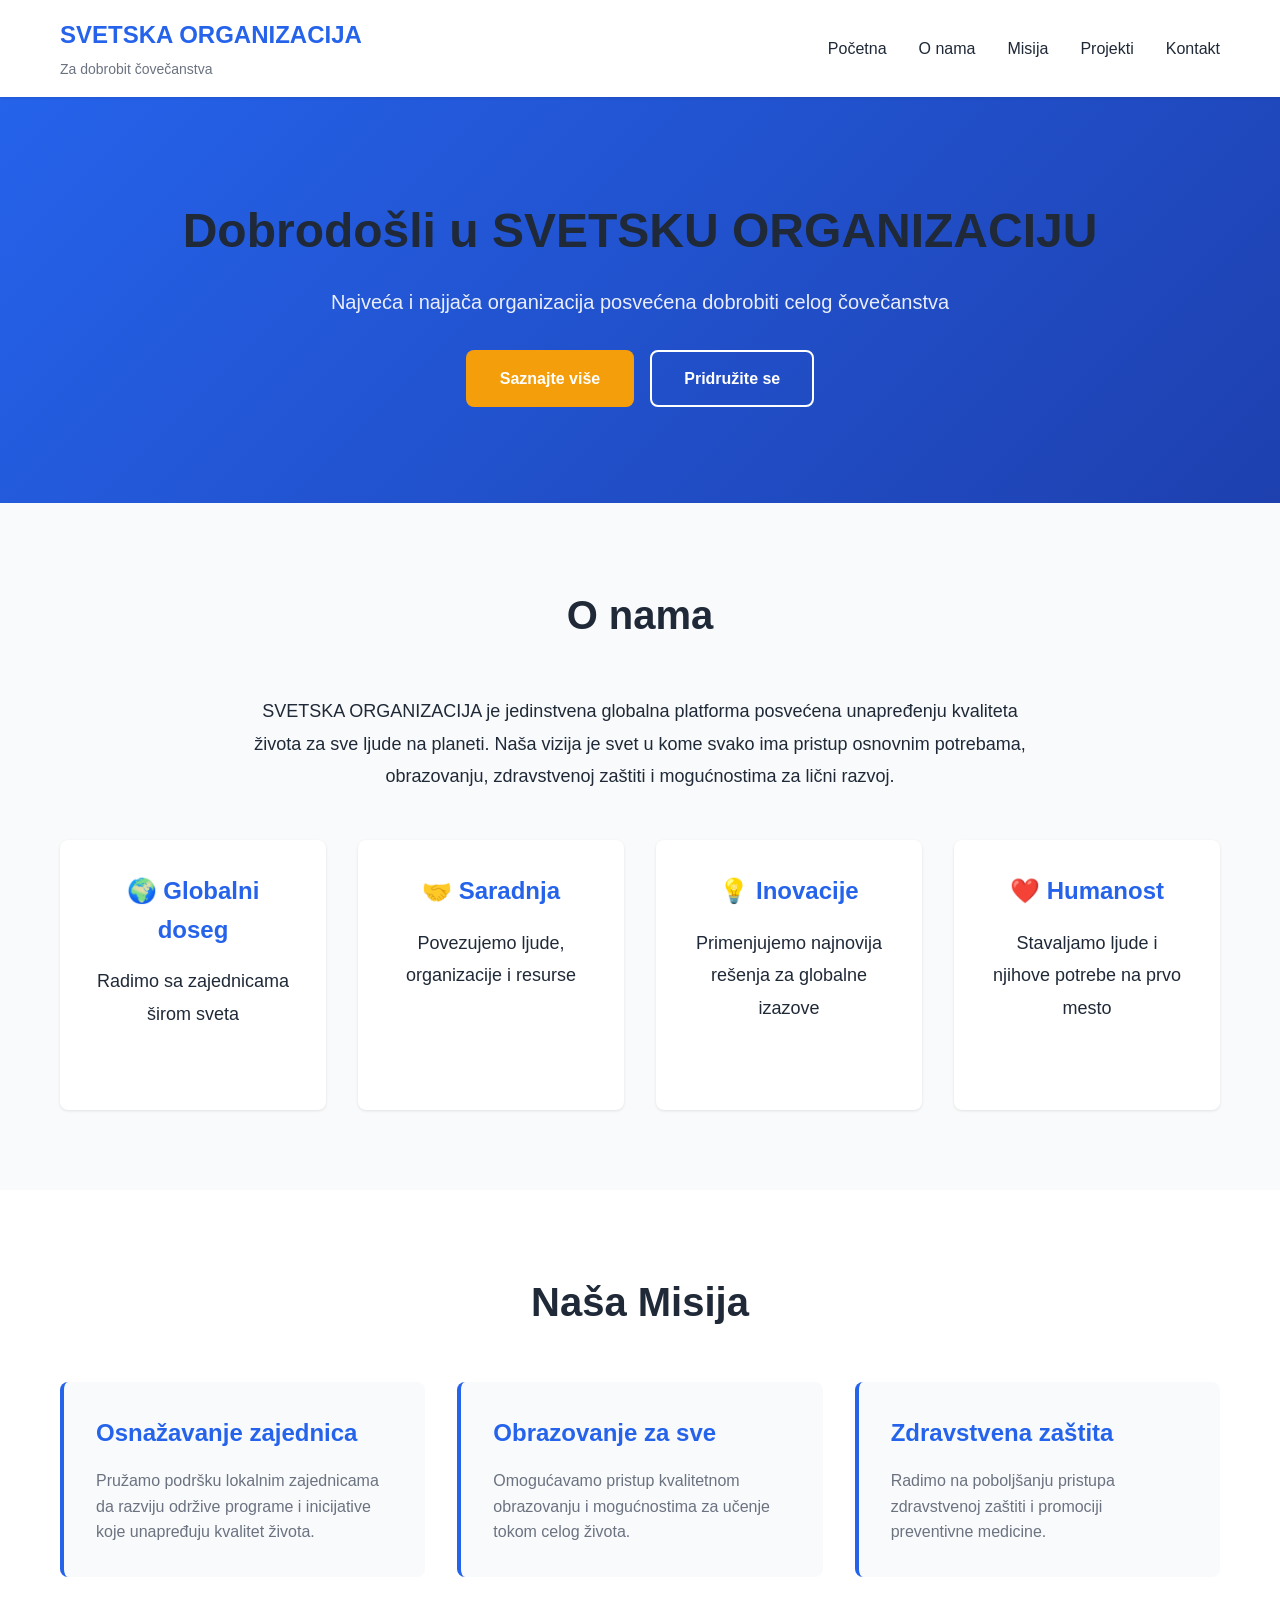
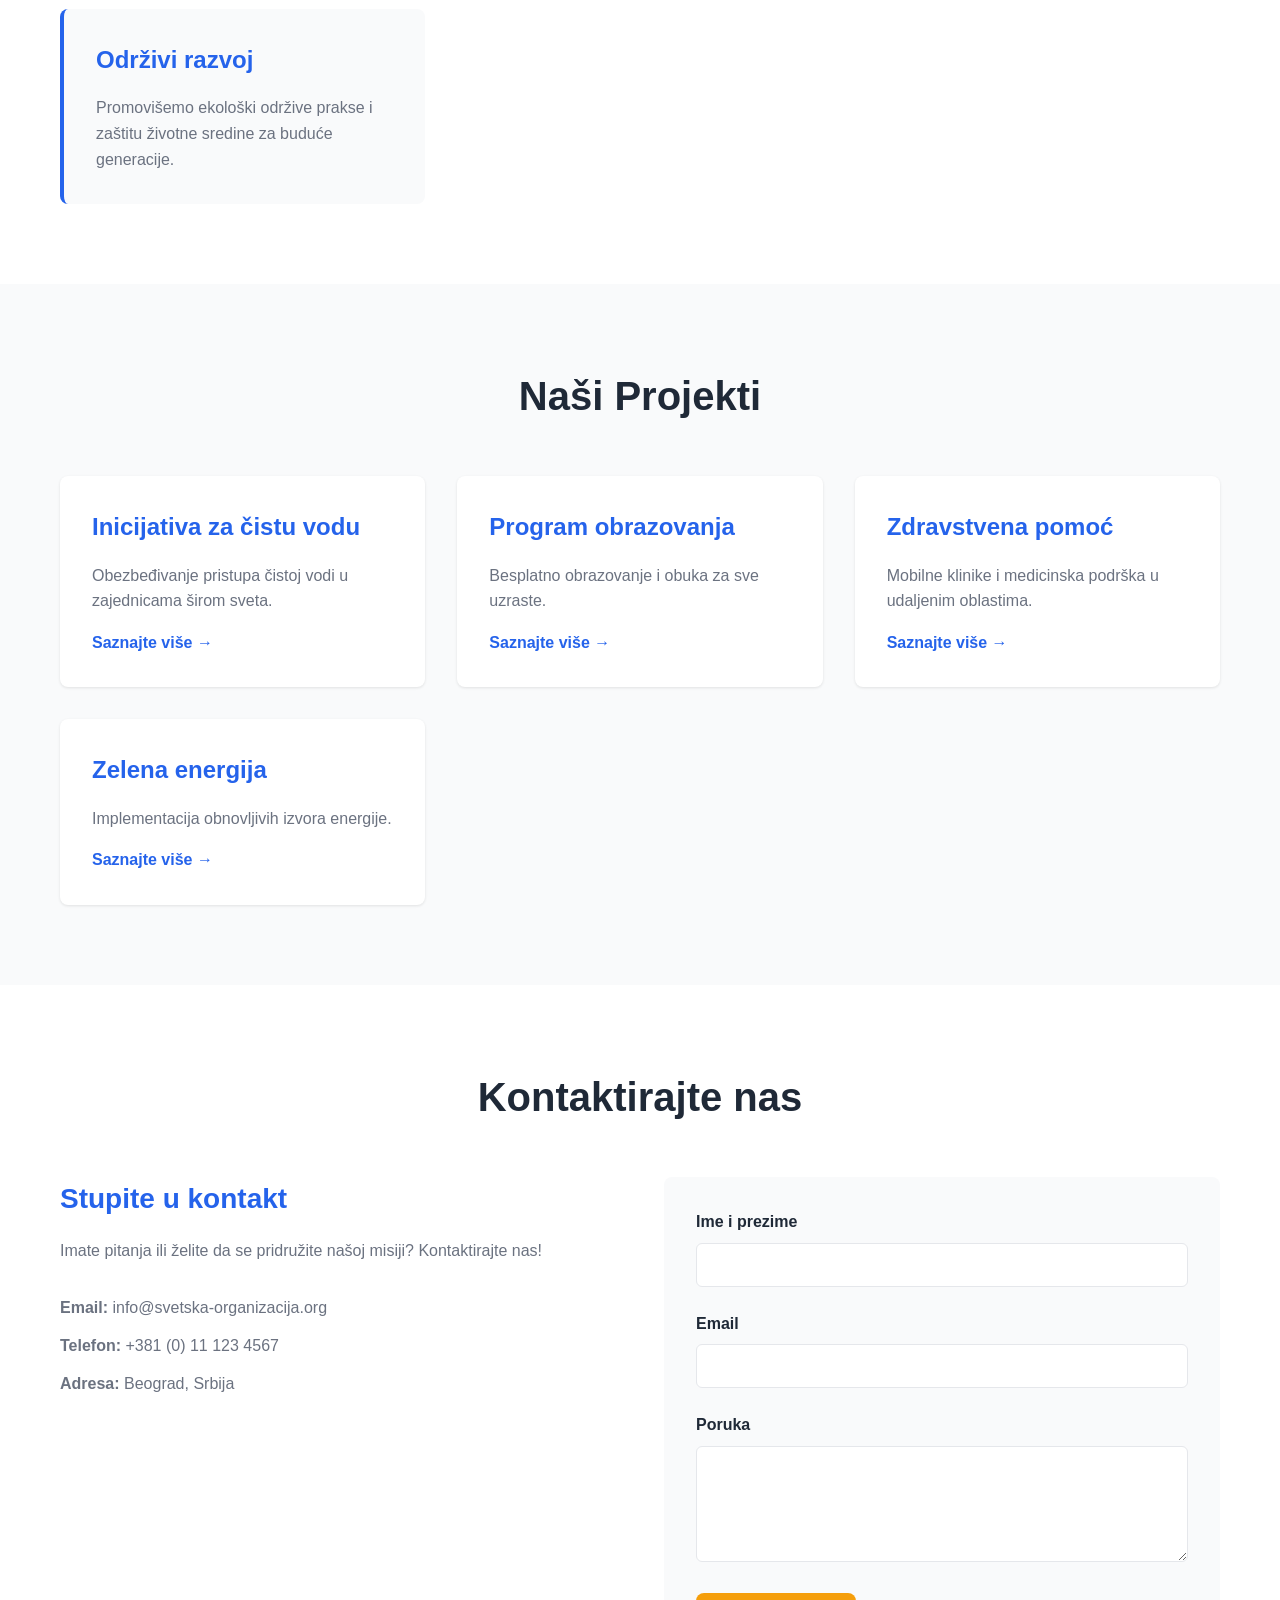
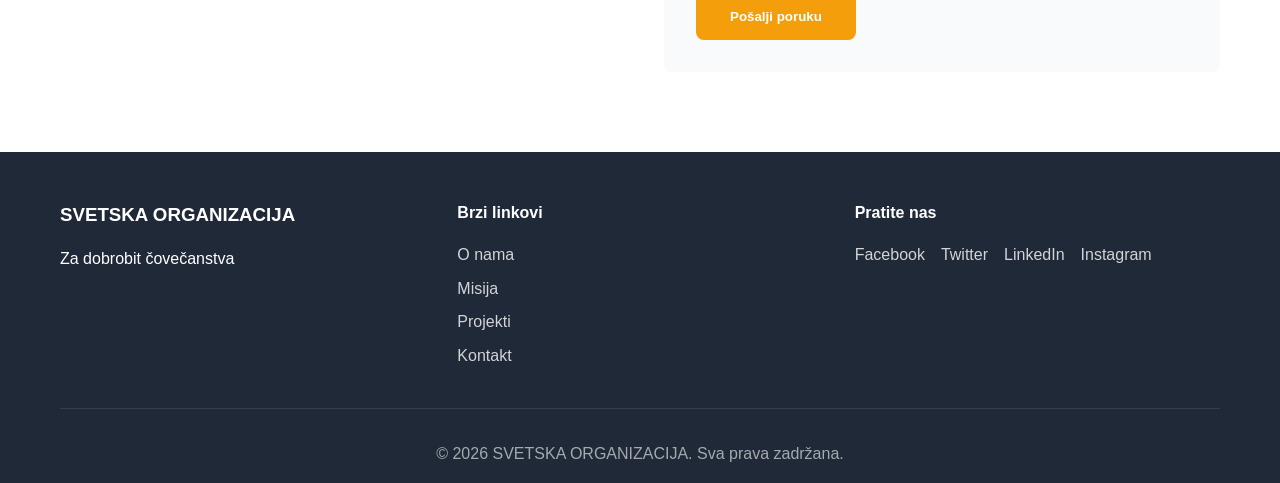
<file: index.html>
<!DOCTYPE html>
<html lang="sr">
<head>
    <meta charset="UTF-8">
    <meta name="viewport" content="width=device-width, initial-scale=1.0">
    <meta name="description" content="SVETSKA ORGANIZACIJA za dobrobit čovečanstva - Najveća i najjača organizacija ikada">
    <title>SVETSKA ORGANIZACIJA - Za dobrobit čovečanstva</title>
    <link rel="stylesheet" href="styles/main.css">
    <link rel="icon" type="image/png" href="assets/favicon.png">
</head>
<body>
    <header class="main-header">
        <nav class="navbar">
            <div class="container">
                <div class="logo">
                    <h1>SVETSKA ORGANIZACIJA</h1>
                    <p class="tagline">Za dobrobit čovečanstva</p>
                </div>
                <ul class="nav-menu">
                    <li><a href="#home">Početna</a></li>
                    <li><a href="#about">O nama</a></li>
                    <li><a href="#mission">Misija</a></li>
                    <li><a href="#projects">Projekti</a></li>
                    <li><a href="#contact">Kontakt</a></li>
                </ul>
                <button class="mobile-menu-toggle" aria-label="Toggle menu">
                    <span></span>
                    <span></span>
                    <span></span>
                </button>
            </div>
        </nav>
    </header>

    <main>
        <section id="home" class="hero">
            <div class="container">
                <div class="hero-content">
                    <h2>Dobrodošli u SVETSKU ORGANIZACIJU</h2>
                    <p class="hero-subtitle">Najveća i najjača organizacija posvećena dobrobiti celog čovečanstva</p>
                    <div class="hero-buttons">
                        <a href="#about" class="btn btn-primary">Saznajte više</a>
                        <a href="#contact" class="btn btn-secondary">Pridružite se</a>
                    </div>
                </div>
            </div>
        </section>

        <section id="about" class="about">
            <div class="container">
                <h2>O nama</h2>
                <div class="about-content">
                    <p>SVETSKA ORGANIZACIJA je jedinstvena globalna platforma posvećena unapređenju kvaliteta života za sve ljude na planeti. Naša vizija je svet u kome svako ima pristup osnovnim potrebama, obrazovanju, zdravstvenoj zaštiti i mogućnostima za lični razvoj.</p>
                    <div class="features">
                        <div class="feature">
                            <h3>🌍 Globalni doseg</h3>
                            <p>Radimo sa zajednicama širom sveta</p>
                        </div>
                        <div class="feature">
                            <h3>🤝 Saradnja</h3>
                            <p>Povezujemo ljude, organizacije i resurse</p>
                        </div>
                        <div class="feature">
                            <h3>💡 Inovacije</h3>
                            <p>Primenjujemo najnovija rešenja za globalne izazove</p>
                        </div>
                        <div class="feature">
                            <h3>❤️ Humanost</h3>
                            <p>Stavaljamo ljude i njihove potrebe na prvo mesto</p>
                        </div>
                    </div>
                </div>
            </div>
        </section>

        <section id="mission" class="mission">
            <div class="container">
                <h2>Naša Misija</h2>
                <div class="mission-content">
                    <div class="mission-item">
                        <h3>Osnažavanje zajednica</h3>
                        <p>Pružamo podršku lokalnim zajednicama da razviju održive programe i inicijative koje unapređuju kvalitet života.</p>
                    </div>
                    <div class="mission-item">
                        <h3>Obrazovanje za sve</h3>
                        <p>Omogućavamo pristup kvalitetnom obrazovanju i mogućnostima za učenje tokom celog života.</p>
                    </div>
                    <div class="mission-item">
                        <h3>Zdravstvena zaštita</h3>
                        <p>Radimo na poboljšanju pristupa zdravstvenoj zaštiti i promociji preventivne medicine.</p>
                    </div>
                    <div class="mission-item">
                        <h3>Održivi razvoj</h3>
                        <p>Promovišemo ekološki održive prakse i zaštitu životne sredine za buduće generacije.</p>
                    </div>
                </div>
            </div>
        </section>

        <section id="projects" class="projects">
            <div class="container">
                <h2>Naši Projekti</h2>
                <div class="projects-grid">
                    <div class="project-card">
                        <h3>Inicijativa za čistu vodu</h3>
                        <p>Obezbeđivanje pristupa čistoj vodi u zajednicama širom sveta.</p>
                        <a href="#" class="project-link">Saznajte više →</a>
                    </div>
                    <div class="project-card">
                        <h3>Program obrazovanja</h3>
                        <p>Besplatno obrazovanje i obuka za sve uzraste.</p>
                        <a href="#" class="project-link">Saznajte više →</a>
                    </div>
                    <div class="project-card">
                        <h3>Zdravstvena pomoć</h3>
                        <p>Mobilne klinike i medicinska podrška u udaljenim oblastima.</p>
                        <a href="#" class="project-link">Saznajte više →</a>
                    </div>
                    <div class="project-card">
                        <h3>Zelena energija</h3>
                        <p>Implementacija obnovljivih izvora energije.</p>
                        <a href="#" class="project-link">Saznajte više →</a>
                    </div>
                </div>
            </div>
        </section>

        <section id="contact" class="contact">
            <div class="container">
                <h2>Kontaktirajte nas</h2>
                <div class="contact-content">
                    <div class="contact-info">
                        <h3>Stupite u kontakt</h3>
                        <p>Imate pitanja ili želite da se pridružite našoj misiji? Kontaktirajte nas!</p>
                        <div class="contact-details">
                            <p><strong>Email:</strong> info@svetska-organizacija.org</p>
                            <p><strong>Telefon:</strong> +381 (0) 11 123 4567</p>
                            <p><strong>Adresa:</strong> Beograd, Srbija</p>
                        </div>
                    </div>
                    <form class="contact-form" id="contactForm">
                        <div class="form-group">
                            <label for="name">Ime i prezime</label>
                            <input type="text" id="name" name="name" required>
                        </div>
                        <div class="form-group">
                            <label for="email">Email</label>
                            <input type="email" id="email" name="email" required>
                        </div>
                        <div class="form-group">
                            <label for="message">Poruka</label>
                            <textarea id="message" name="message" rows="5" required></textarea>
                        </div>
                        <button type="submit" class="btn btn-primary">Pošalji poruku</button>
                    </form>
                </div>
            </div>
        </section>
    </main>

    <footer class="main-footer">
        <div class="container">
            <div class="footer-content">
                <div class="footer-section">
                    <h3>SVETSKA ORGANIZACIJA</h3>
                    <p>Za dobrobit čovečanstva</p>
                </div>
                <div class="footer-section">
                    <h4>Brzi linkovi</h4>
                    <ul>
                        <li><a href="#about">O nama</a></li>
                        <li><a href="#mission">Misija</a></li>
                        <li><a href="#projects">Projekti</a></li>
                        <li><a href="#contact">Kontakt</a></li>
                    </ul>
                </div>
                <div class="footer-section">
                    <h4>Pratite nas</h4>
                    <div class="social-links">
                        <a href="#" aria-label="Facebook">Facebook</a>
                        <a href="#" aria-label="Twitter">Twitter</a>
                        <a href="#" aria-label="LinkedIn">LinkedIn</a>
                        <a href="#" aria-label="Instagram">Instagram</a>
                    </div>
                </div>
            </div>
            <div class="footer-bottom">
                <p>&copy; 2026 SVETSKA ORGANIZACIJA. Sva prava zadržana.</p>
            </div>
        </div>
    </footer>

    <script src="scripts/main.js"></script>
</body>
</html>
</file>
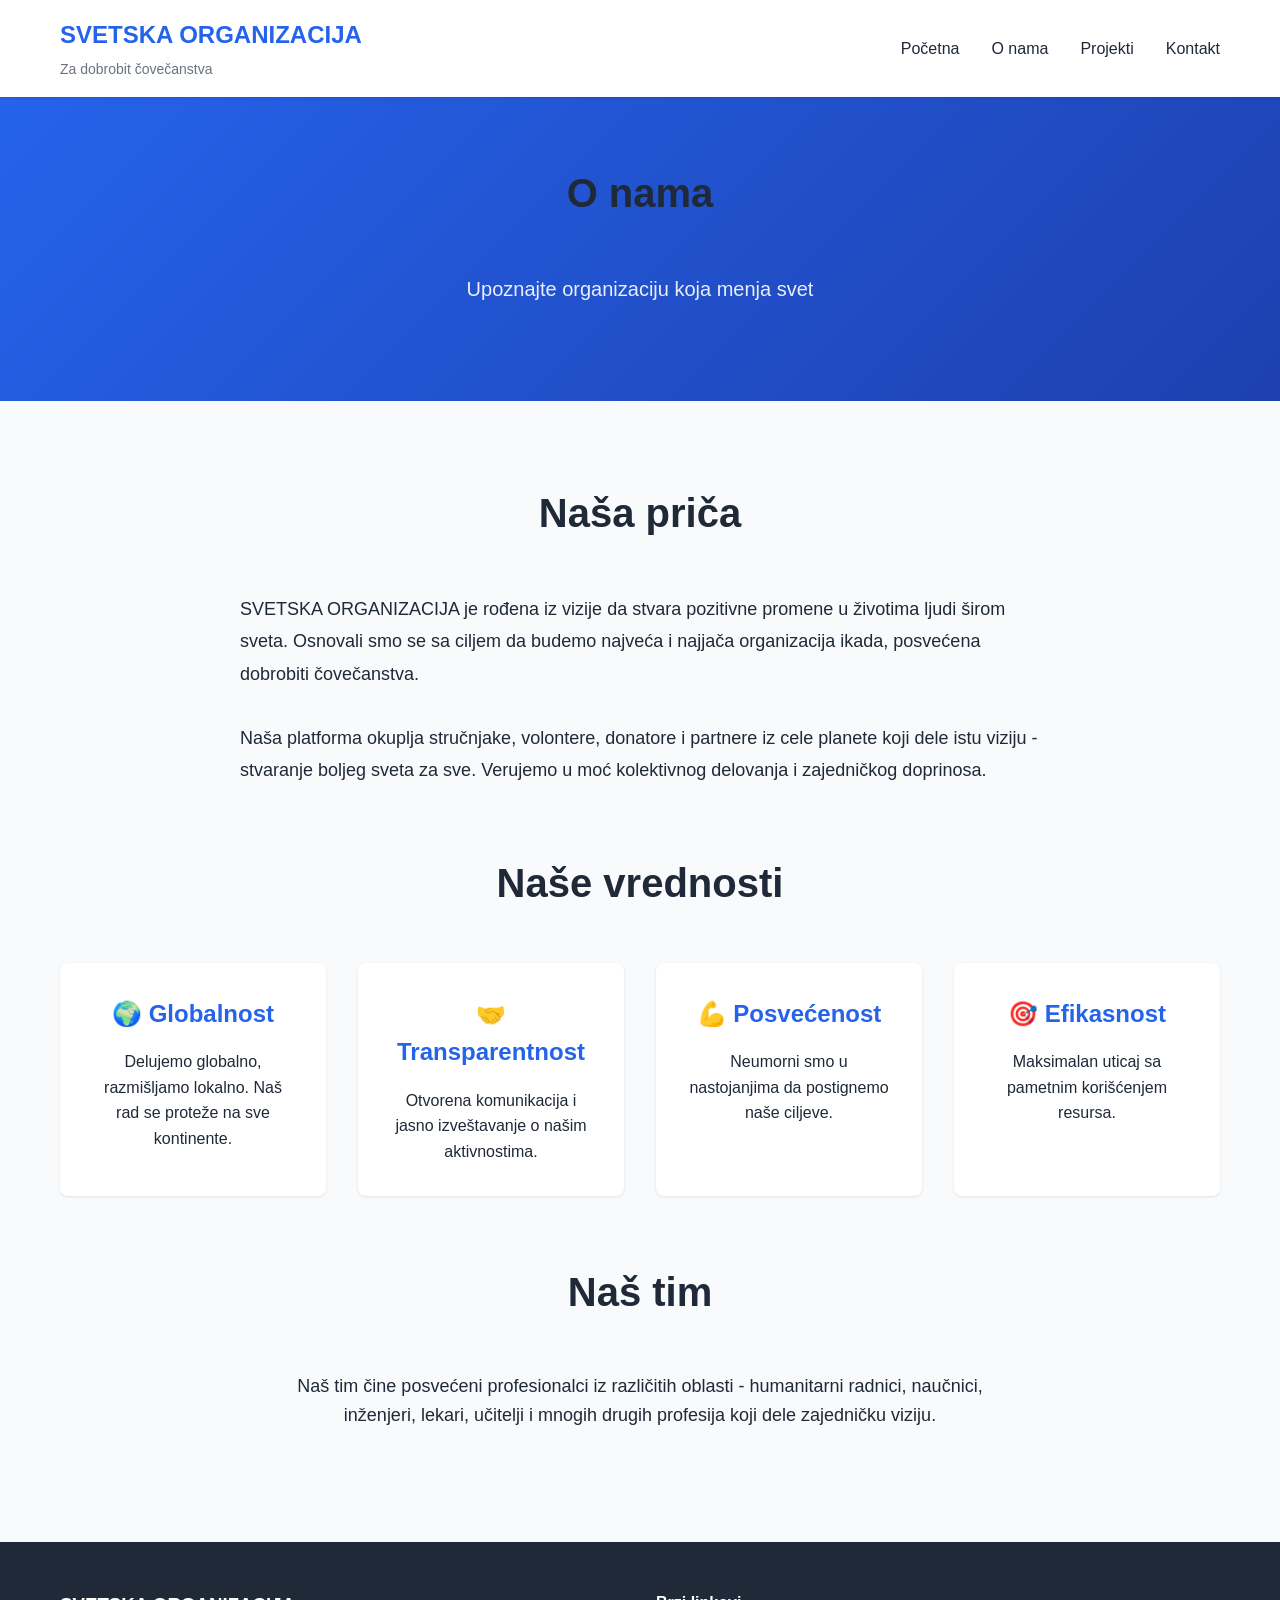
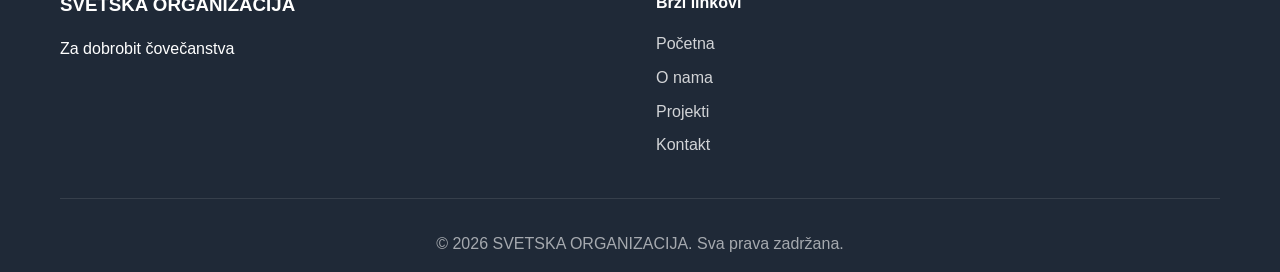
<file: about.html>
<!DOCTYPE html>
<html lang="sr">
<head>
    <meta charset="UTF-8">
    <meta name="viewport" content="width=device-width, initial-scale=1.0">
    <title>O nama - SVETSKA ORGANIZACIJA</title>
    <link rel="stylesheet" href="styles/main.css">
</head>
<body>
    <header class="main-header">
        <nav class="navbar">
            <div class="container">
                <div class="logo">
                    <h1><a href="index.html" style="text-decoration: none; color: inherit;">SVETSKA ORGANIZACIJA</a></h1>
                    <p class="tagline">Za dobrobit čovečanstva</p>
                </div>
                <ul class="nav-menu">
                    <li><a href="index.html">Početna</a></li>
                    <li><a href="about.html">O nama</a></li>
                    <li><a href="projects.html">Projekti</a></li>
                    <li><a href="contact.html">Kontakt</a></li>
                </ul>
            </div>
        </nav>
    </header>

    <main>
        <section class="hero" style="padding: 4rem 0;">
            <div class="container">
                <h2>O nama</h2>
                <p class="hero-subtitle">Upoznajte organizaciju koja menja svet</p>
            </div>
        </section>

        <section class="about">
            <div class="container">
                <h2>Naša priča</h2>
                <div style="max-width: 800px; margin: 0 auto;">
                    <p style="font-size: 1.125rem; line-height: 1.8; margin-bottom: 2rem;">
                        SVETSKA ORGANIZACIJA je rođena iz vizije da stvara pozitivne promene u životima ljudi širom sveta. 
                        Osnovali smo se sa ciljem da budemo najveća i najjača organizacija ikada, posvećena dobrobiti čovečanstva.
                    </p>
                    <p style="font-size: 1.125rem; line-height: 1.8; margin-bottom: 2rem;">
                        Naša platforma okuplja stručnjake, volontere, donatore i partnere iz cele planete koji dele istu viziju - 
                        stvaranje boljeg sveta za sve. Verujemo u moć kolektivnog delovanja i zajedničkog doprinosa.
                    </p>
                </div>

                <h2 style="margin-top: 4rem;">Naše vrednosti</h2>
                <div class="features">
                    <div class="feature">
                        <h3>🌍 Globalnost</h3>
                        <p>Delujemo globalno, razmišljamo lokalno. Naš rad se proteže na sve kontinente.</p>
                    </div>
                    <div class="feature">
                        <h3>🤝 Transparentnost</h3>
                        <p>Otvorena komunikacija i jasno izveštavanje o našim aktivnostima.</p>
                    </div>
                    <div class="feature">
                        <h3>💪 Posvećenost</h3>
                        <p>Neumorni smo u nastojanjima da postignemo naše ciljeve.</p>
                    </div>
                    <div class="feature">
                        <h3>🎯 Efikasnost</h3>
                        <p>Maksimalan uticaj sa pametnim korišćenjem resursa.</p>
                    </div>
                </div>

                <h2 style="margin-top: 4rem;">Naš tim</h2>
                <p style="text-align: center; max-width: 700px; margin: 0 auto 2rem; font-size: 1.125rem;">
                    Naš tim čine posvećeni profesionalci iz različitih oblasti - humanitarni radnici, naučnici, 
                    inženjeri, lekari, učitelji i mnogih drugih profesija koji dele zajedničku viziju.
                </p>
            </div>
        </section>
    </main>

    <footer class="main-footer">
        <div class="container">
            <div class="footer-content">
                <div class="footer-section">
                    <h3>SVETSKA ORGANIZACIJA</h3>
                    <p>Za dobrobit čovečanstva</p>
                </div>
                <div class="footer-section">
                    <h4>Brzi linkovi</h4>
                    <ul>
                        <li><a href="index.html">Početna</a></li>
                        <li><a href="about.html">O nama</a></li>
                        <li><a href="projects.html">Projekti</a></li>
                        <li><a href="contact.html">Kontakt</a></li>
                    </ul>
                </div>
            </div>
            <div class="footer-bottom">
                <p>&copy; 2026 SVETSKA ORGANIZACIJA. Sva prava zadržana.</p>
            </div>
        </div>
    </footer>

    <script src="scripts/main.js"></script>
</body>
</html>
</file>
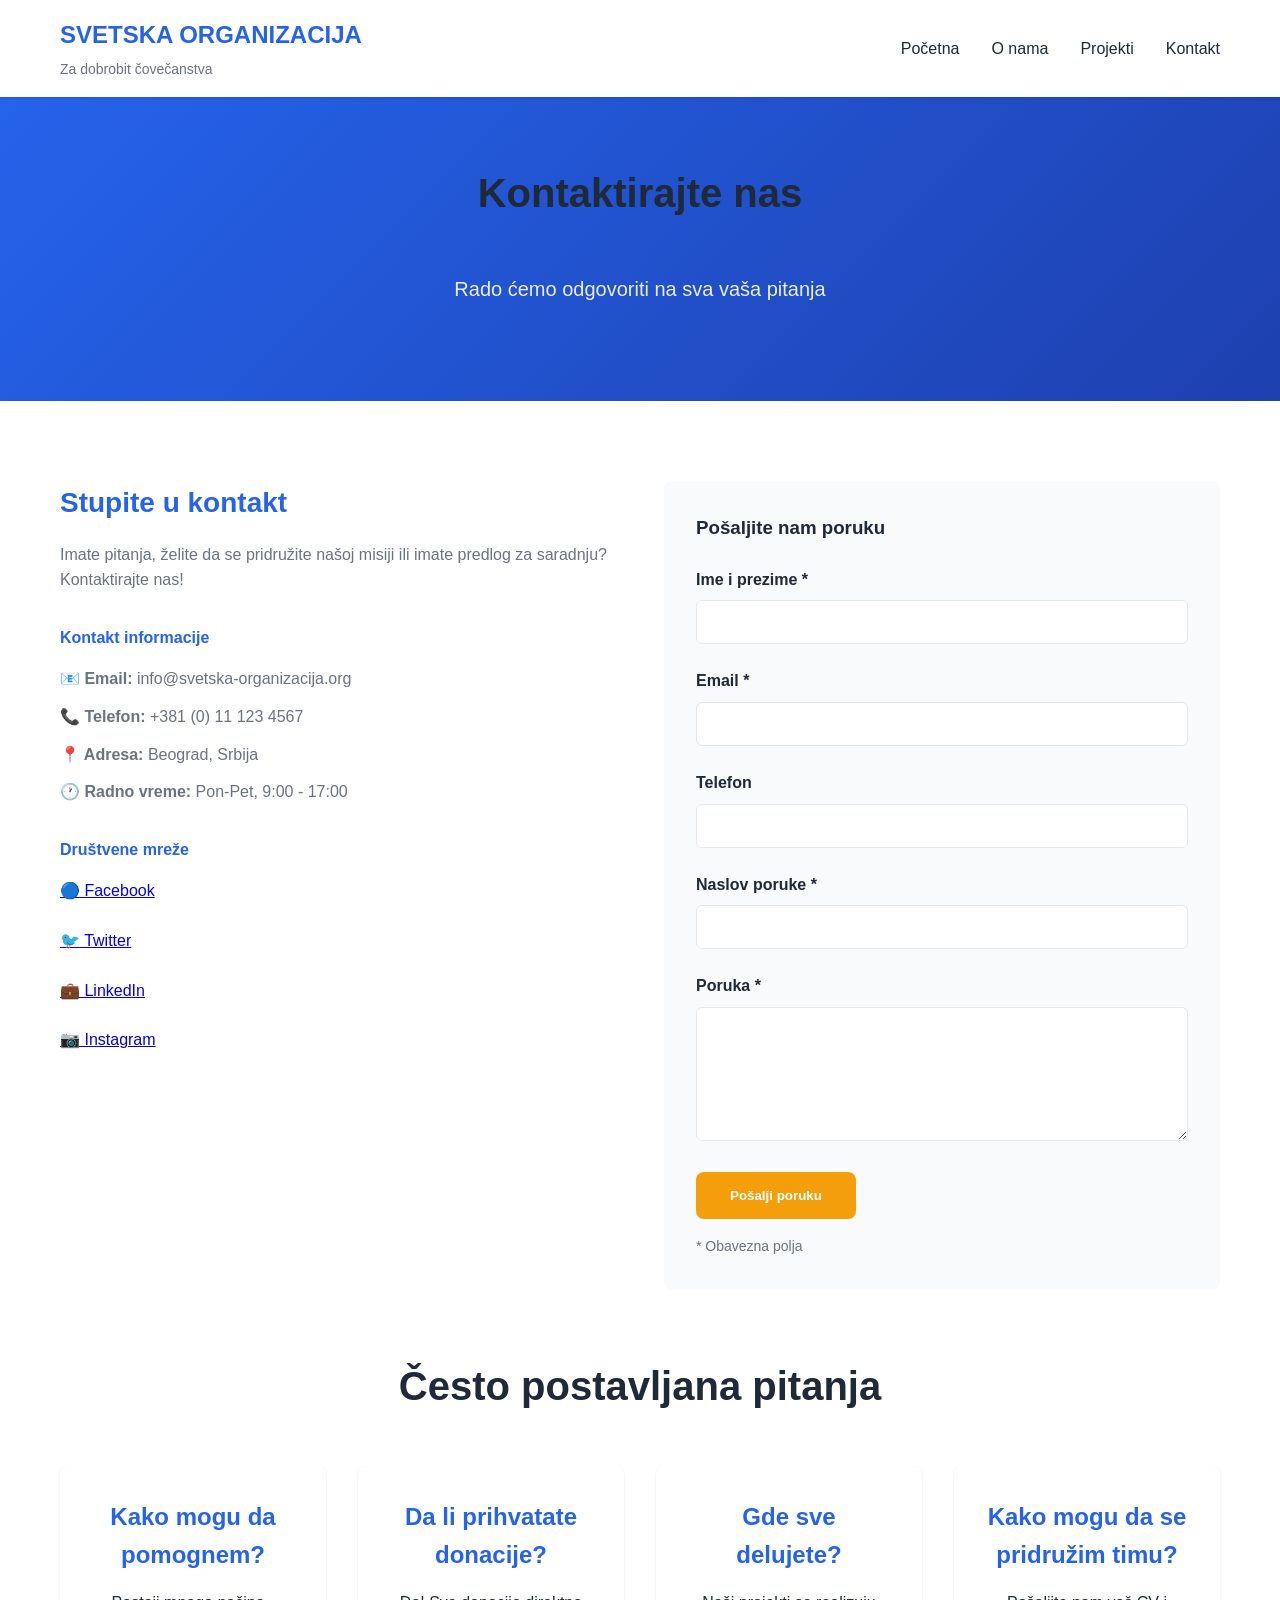
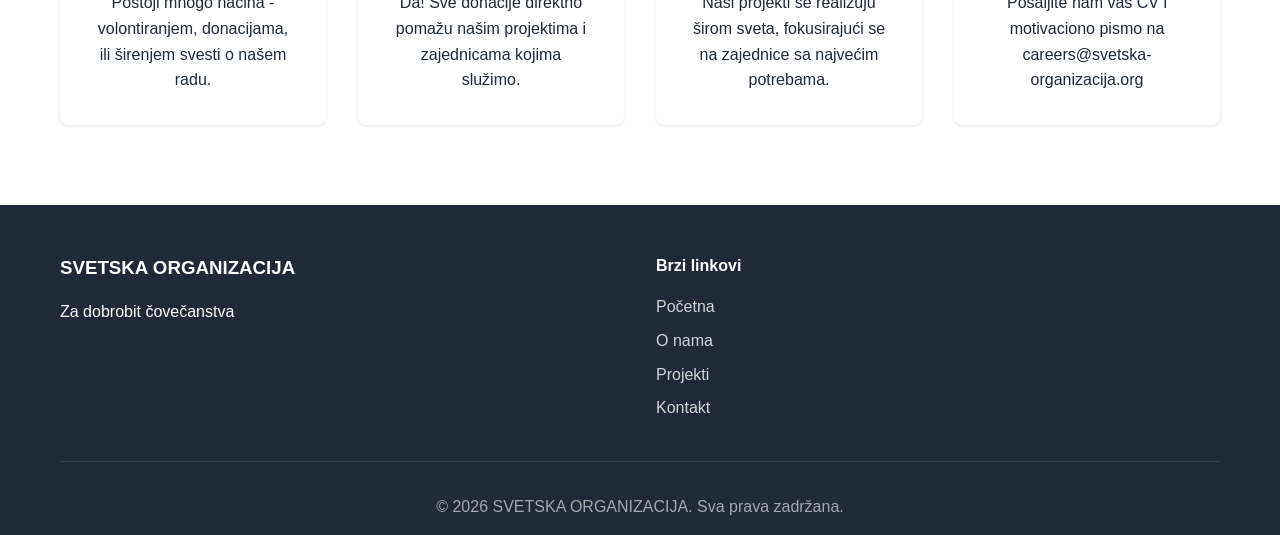
<file: contact.html>
<!DOCTYPE html>
<html lang="sr">
<head>
    <meta charset="UTF-8">
    <meta name="viewport" content="width=device-width, initial-scale=1.0">
    <title>Kontakt - SVETSKA ORGANIZACIJA</title>
    <link rel="stylesheet" href="styles/main.css">
</head>
<body>
    <header class="main-header">
        <nav class="navbar">
            <div class="container">
                <div class="logo">
                    <h1><a href="index.html" style="text-decoration: none; color: inherit;">SVETSKA ORGANIZACIJA</a></h1>
                    <p class="tagline">Za dobrobit čovečanstva</p>
                </div>
                <ul class="nav-menu">
                    <li><a href="index.html">Početna</a></li>
                    <li><a href="about.html">O nama</a></li>
                    <li><a href="projects.html">Projekti</a></li>
                    <li><a href="contact.html">Kontakt</a></li>
                </ul>
            </div>
        </nav>
    </header>

    <main>
        <section class="hero" style="padding: 4rem 0;">
            <div class="container">
                <h2>Kontaktirajte nas</h2>
                <p class="hero-subtitle">Rado ćemo odgovoriti na sva vaša pitanja</p>
            </div>
        </section>

        <section class="contact">
            <div class="container">
                <div class="contact-content">
                    <div class="contact-info">
                        <h3>Stupite u kontakt</h3>
                        <p>Imate pitanja, želite da se pridružite našoj misiji ili imate predlog za saradnju? Kontaktirajte nas!</p>
                        
                        <div class="contact-details">
                            <h4 style="margin-top: 2rem; margin-bottom: 1rem; color: var(--primary-color);">Kontakt informacije</h4>
                            <p><strong>📧 Email:</strong> info@svetska-organizacija.org</p>
                            <p><strong>📞 Telefon:</strong> +381 (0) 11 123 4567</p>
                            <p><strong>📍 Adresa:</strong> Beograd, Srbija</p>
                            <p><strong>🕐 Radno vreme:</strong> Pon-Pet, 9:00 - 17:00</p>
                        </div>

                        <div style="margin-top: 2rem;">
                            <h4 style="margin-bottom: 1rem; color: var(--primary-color);">Društvene mreže</h4>
                            <div class="social-links" style="flex-direction: column; align-items: flex-start;">
                                <a href="#" style="margin-bottom: 0.5rem;">🔵 Facebook</a>
                                <a href="#" style="margin-bottom: 0.5rem;">🐦 Twitter</a>
                                <a href="#" style="margin-bottom: 0.5rem;">💼 LinkedIn</a>
                                <a href="#" style="margin-bottom: 0.5rem;">📷 Instagram</a>
                            </div>
                        </div>
                    </div>

                    <form class="contact-form" id="contactForm">
                        <h3 style="margin-bottom: 1.5rem;">Pošaljite nam poruku</h3>
                        <div class="form-group">
                            <label for="name">Ime i prezime *</label>
                            <input type="text" id="name" name="name" required>
                        </div>
                        <div class="form-group">
                            <label for="email">Email *</label>
                            <input type="email" id="email" name="email" required>
                        </div>
                        <div class="form-group">
                            <label for="phone">Telefon</label>
                            <input type="tel" id="phone" name="phone">
                        </div>
                        <div class="form-group">
                            <label for="subject">Naslov poruke *</label>
                            <input type="text" id="subject" name="subject" required>
                        </div>
                        <div class="form-group">
                            <label for="message">Poruka *</label>
                            <textarea id="message" name="message" rows="6" required></textarea>
                        </div>
                        <button type="submit" class="btn btn-primary">Pošalji poruku</button>
                        <p style="font-size: 0.875rem; color: var(--text-light); margin-top: 1rem;">
                            * Obavezna polja
                        </p>
                    </form>
                </div>

                <div style="margin-top: 4rem;">
                    <h2>Često postavljana pitanja</h2>
                    <div class="features" style="text-align: left;">
                        <div class="feature">
                            <h3>Kako mogu da pomognem?</h3>
                            <p>Postoji mnogo načina - volontiranjem, donacijama, ili širenjem svesti o našem radu.</p>
                        </div>
                        <div class="feature">
                            <h3>Da li prihvatate donacije?</h3>
                            <p>Da! Sve donacije direktno pomažu našim projektima i zajednicama kojima služimo.</p>
                        </div>
                        <div class="feature">
                            <h3>Gde sve delujete?</h3>
                            <p>Naši projekti se realizuju širom sveta, fokusirajući se na zajednice sa najvećim potrebama.</p>
                        </div>
                        <div class="feature">
                            <h3>Kako mogu da se pridružim timu?</h3>
                            <p>Pošaljite nam vaš CV i motivaciono pismo na careers@svetska-organizacija.org</p>
                        </div>
                    </div>
                </div>
            </div>
        </section>
    </main>

    <footer class="main-footer">
        <div class="container">
            <div class="footer-content">
                <div class="footer-section">
                    <h3>SVETSKA ORGANIZACIJA</h3>
                    <p>Za dobrobit čovečanstva</p>
                </div>
                <div class="footer-section">
                    <h4>Brzi linkovi</h4>
                    <ul>
                        <li><a href="index.html">Početna</a></li>
                        <li><a href="about.html">O nama</a></li>
                        <li><a href="projects.html">Projekti</a></li>
                        <li><a href="contact.html">Kontakt</a></li>
                    </ul>
                </div>
            </div>
            <div class="footer-bottom">
                <p>&copy; 2026 SVETSKA ORGANIZACIJA. Sva prava zadržana.</p>
            </div>
        </div>
    </footer>

    <script src="scripts/main.js"></script>
</body>
</html>
</file>
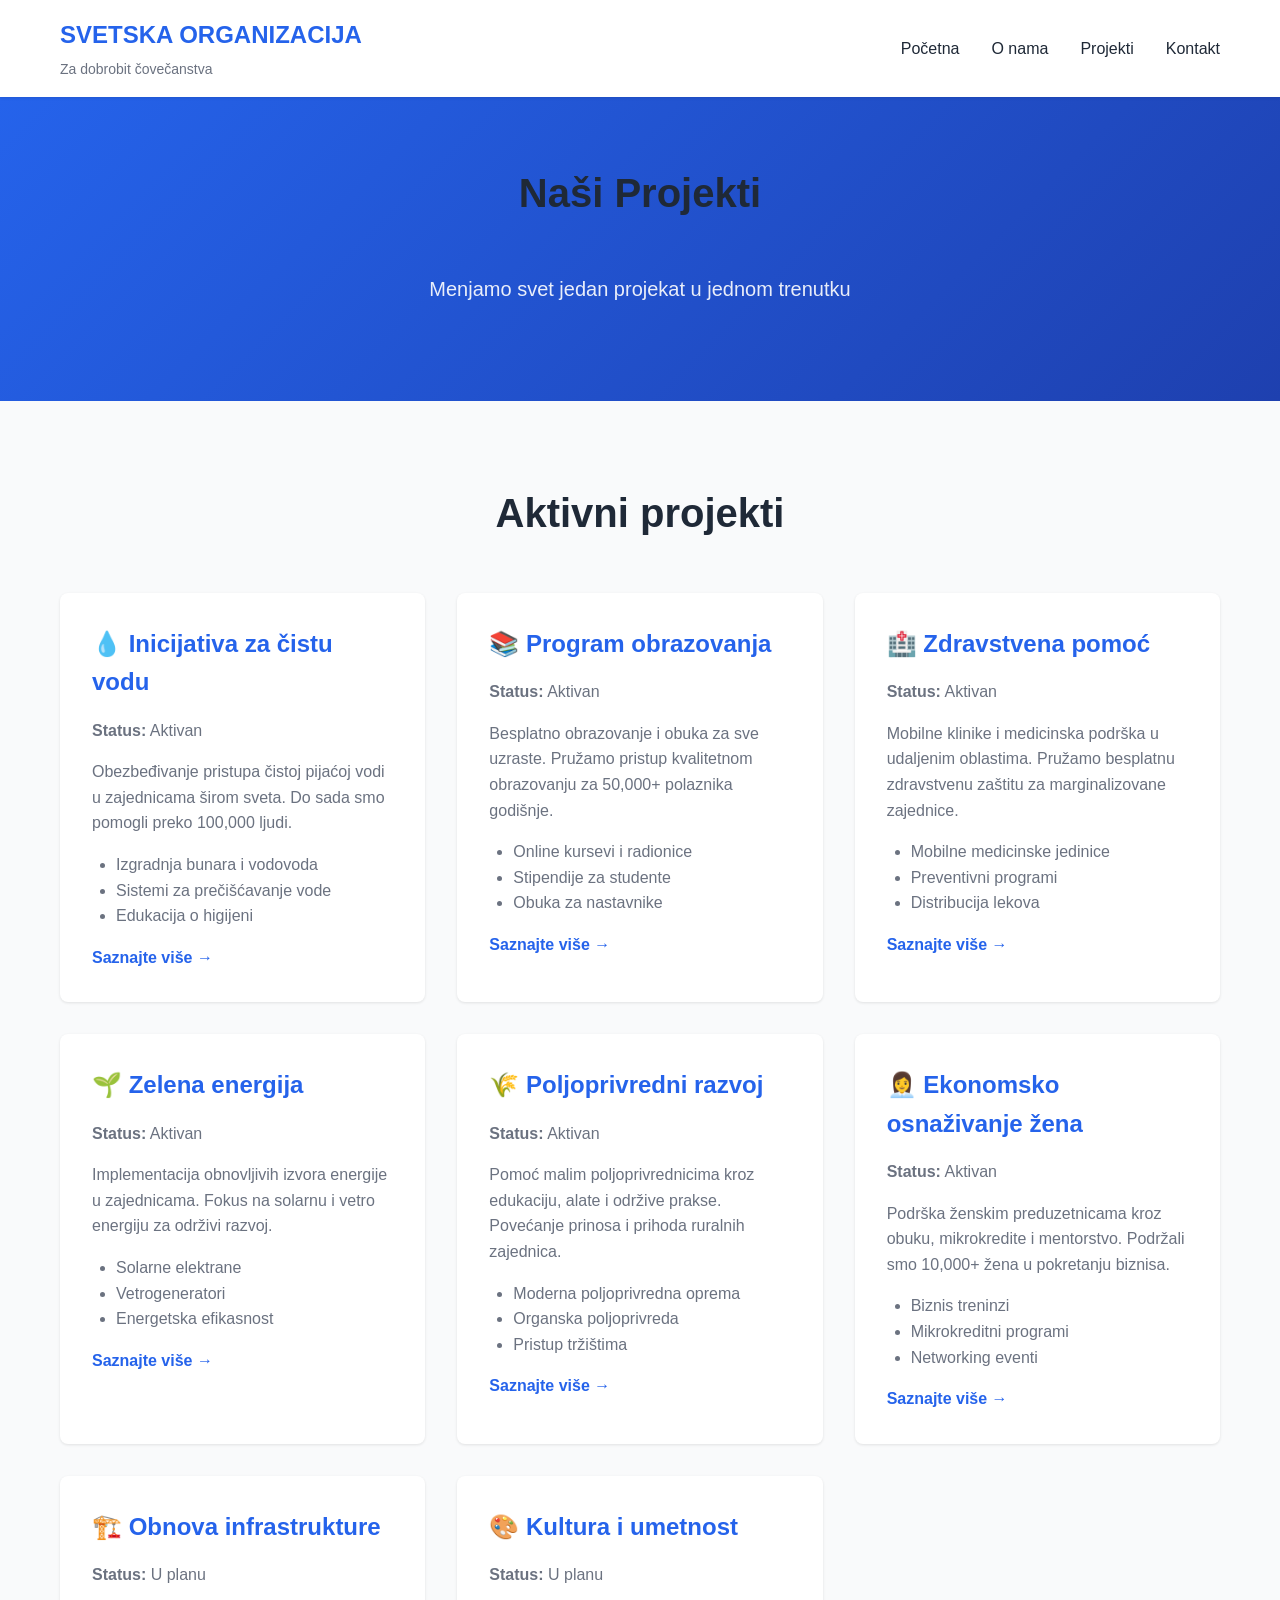
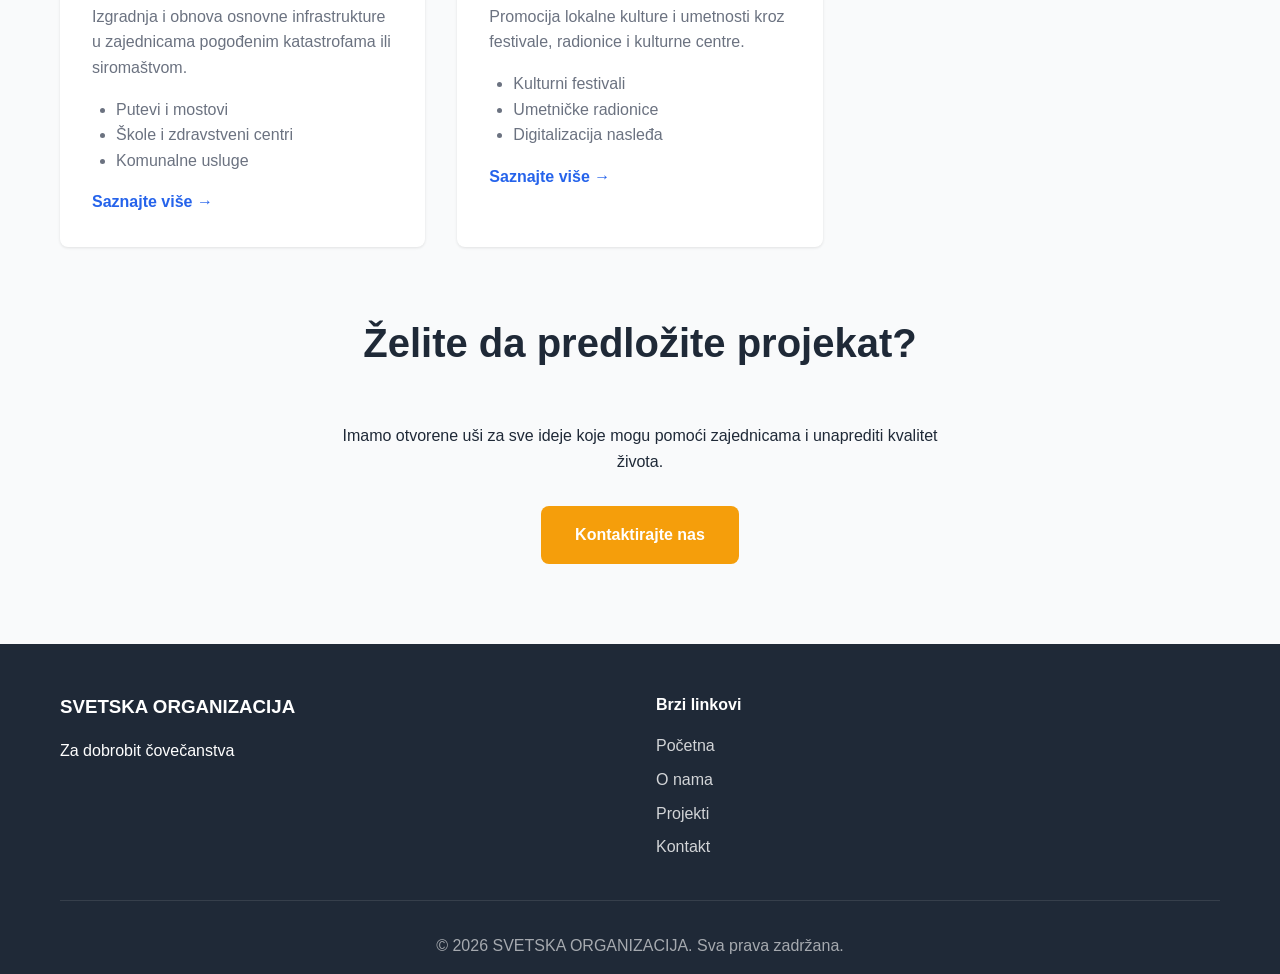
<file: projects.html>
<!DOCTYPE html>
<html lang="sr">
<head>
    <meta charset="UTF-8">
    <meta name="viewport" content="width=device-width, initial-scale=1.0">
    <title>Projekti - SVETSKA ORGANIZACIJA</title>
    <link rel="stylesheet" href="styles/main.css">
</head>
<body>
    <header class="main-header">
        <nav class="navbar">
            <div class="container">
                <div class="logo">
                    <h1><a href="index.html" style="text-decoration: none; color: inherit;">SVETSKA ORGANIZACIJA</a></h1>
                    <p class="tagline">Za dobrobit čovečanstva</p>
                </div>
                <ul class="nav-menu">
                    <li><a href="index.html">Početna</a></li>
                    <li><a href="about.html">O nama</a></li>
                    <li><a href="projects.html">Projekti</a></li>
                    <li><a href="contact.html">Kontakt</a></li>
                </ul>
            </div>
        </nav>
    </header>

    <main>
        <section class="hero" style="padding: 4rem 0;">
            <div class="container">
                <h2>Naši Projekti</h2>
                <p class="hero-subtitle">Menjamo svet jedan projekat u jednom trenutku</p>
            </div>
        </section>

        <section class="projects">
            <div class="container">
                <h2>Aktivni projekti</h2>
                <div class="projects-grid">
                    <div class="project-card">
                        <h3>💧 Inicijativa za čistu vodu</h3>
                        <p><strong>Status:</strong> Aktivan</p>
                        <p>Obezbeđivanje pristupa čistoj pijaćoj vodi u zajednicama širom sveta. Do sada smo pomogli preko 100,000 ljudi.</p>
                        <ul style="text-align: left; margin: 1rem 0; padding-left: 1.5rem; color: var(--text-light);">
                            <li>Izgradnja bunara i vodovoda</li>
                            <li>Sistemi za prečišćavanje vode</li>
                            <li>Edukacija o higijeni</li>
                        </ul>
                        <a href="#" class="project-link">Saznajte više →</a>
                    </div>

                    <div class="project-card">
                        <h3>📚 Program obrazovanja</h3>
                        <p><strong>Status:</strong> Aktivan</p>
                        <p>Besplatno obrazovanje i obuka za sve uzraste. Pružamo pristup kvalitetnom obrazovanju za 50,000+ polaznika godišnje.</p>
                        <ul style="text-align: left; margin: 1rem 0; padding-left: 1.5rem; color: var(--text-light);">
                            <li>Online kursevi i radionice</li>
                            <li>Stipendije za studente</li>
                            <li>Obuka za nastavnike</li>
                        </ul>
                        <a href="#" class="project-link">Saznajte više →</a>
                    </div>

                    <div class="project-card">
                        <h3>🏥 Zdravstvena pomoć</h3>
                        <p><strong>Status:</strong> Aktivan</p>
                        <p>Mobilne klinike i medicinska podrška u udaljenim oblastima. Pružamo besplatnu zdravstvenu zaštitu za marginalizovane zajednice.</p>
                        <ul style="text-align: left; margin: 1rem 0; padding-left: 1.5rem; color: var(--text-light);">
                            <li>Mobilne medicinske jedinice</li>
                            <li>Preventivni programi</li>
                            <li>Distribucija lekova</li>
                        </ul>
                        <a href="#" class="project-link">Saznajte više →</a>
                    </div>

                    <div class="project-card">
                        <h3>🌱 Zelena energija</h3>
                        <p><strong>Status:</strong> Aktivan</p>
                        <p>Implementacija obnovljivih izvora energije u zajednicama. Fokus na solarnu i vetro energiju za održivi razvoj.</p>
                        <ul style="text-align: left; margin: 1rem 0; padding-left: 1.5rem; color: var(--text-light);">
                            <li>Solarne elektrane</li>
                            <li>Vetrogeneratori</li>
                            <li>Energetska efikasnost</li>
                        </ul>
                        <a href="#" class="project-link">Saznajte više →</a>
                    </div>

                    <div class="project-card">
                        <h3>🌾 Poljoprivredni razvoj</h3>
                        <p><strong>Status:</strong> Aktivan</p>
                        <p>Pomoć malim poljoprivrednicima kroz edukaciju, alate i održive prakse. Povećanje prinosa i prihoda ruralnih zajednica.</p>
                        <ul style="text-align: left; margin: 1rem 0; padding-left: 1.5rem; color: var(--text-light);">
                            <li>Moderna poljoprivredna oprema</li>
                            <li>Organska poljoprivreda</li>
                            <li>Pristup tržištima</li>
                        </ul>
                        <a href="#" class="project-link">Saznajte više →</a>
                    </div>

                    <div class="project-card">
                        <h3>👩‍💼 Ekonomsko osnaživanje žena</h3>
                        <p><strong>Status:</strong> Aktivan</p>
                        <p>Podrška ženskim preduzetnicama kroz obuku, mikrokredite i mentorstvo. Podržali smo 10,000+ žena u pokretanju biznisa.</p>
                        <ul style="text-align: left; margin: 1rem 0; padding-left: 1.5rem; color: var(--text-light);">
                            <li>Biznis treninzi</li>
                            <li>Mikrokreditni programi</li>
                            <li>Networking eventi</li>
                        </ul>
                        <a href="#" class="project-link">Saznajte više →</a>
                    </div>

                    <div class="project-card">
                        <h3>🏗️ Obnova infrastrukture</h3>
                        <p><strong>Status:</strong> U planu</p>
                        <p>Izgradnja i obnova osnovne infrastrukture u zajednicama pogođenim katastrofama ili siromaštvom.</p>
                        <ul style="text-align: left; margin: 1rem 0; padding-left: 1.5rem; color: var(--text-light);">
                            <li>Putevi i mostovi</li>
                            <li>Škole i zdravstveni centri</li>
                            <li>Komunalne usluge</li>
                        </ul>
                        <a href="#" class="project-link">Saznajte više →</a>
                    </div>

                    <div class="project-card">
                        <h3>🎨 Kultura i umetnost</h3>
                        <p><strong>Status:</strong> U planu</p>
                        <p>Promocija lokalne kulture i umetnosti kroz festivale, radionice i kulturne centre.</p>
                        <ul style="text-align: left; margin: 1rem 0; padding-left: 1.5rem; color: var(--text-light);">
                            <li>Kulturni festivali</li>
                            <li>Umetničke radionice</li>
                            <li>Digitalizacija nasleđa</li>
                        </ul>
                        <a href="#" class="project-link">Saznajte više →</a>
                    </div>
                </div>

                <div style="margin-top: 4rem; text-align: center;">
                    <h2>Želite da predložite projekat?</h2>
                    <p style="max-width: 600px; margin: 0 auto 2rem;">
                        Imamo otvorene uši za sve ideje koje mogu pomoći zajednicama i unaprediti kvalitet života.
                    </p>
                    <a href="contact.html" class="btn btn-primary">Kontaktirajte nas</a>
                </div>
            </div>
        </section>
    </main>

    <footer class="main-footer">
        <div class="container">
            <div class="footer-content">
                <div class="footer-section">
                    <h3>SVETSKA ORGANIZACIJA</h3>
                    <p>Za dobrobit čovečanstva</p>
                </div>
                <div class="footer-section">
                    <h4>Brzi linkovi</h4>
                    <ul>
                        <li><a href="index.html">Početna</a></li>
                        <li><a href="about.html">O nama</a></li>
                        <li><a href="projects.html">Projekti</a></li>
                        <li><a href="contact.html">Kontakt</a></li>
                    </ul>
                </div>
            </div>
            <div class="footer-bottom">
                <p>&copy; 2026 SVETSKA ORGANIZACIJA. Sva prava zadržana.</p>
            </div>
        </div>
    </footer>

    <script src="scripts/main.js"></script>
</body>
</html>
</file>
<file: styles/main.css>
/* CSS Reset and Base Styles */
* {
    margin: 0;
    padding: 0;
    box-sizing: border-box;
}

:root {
    --primary-color: #2563eb;
    --secondary-color: #1e40af;
    --accent-color: #f59e0b;
    --text-color: #1f2937;
    --text-light: #6b7280;
    --bg-color: #ffffff;
    --bg-light: #f9fafb;
    --border-color: #e5e7eb;
    --shadow: 0 1px 3px rgba(0, 0, 0, 0.1);
    --shadow-lg: 0 10px 25px rgba(0, 0, 0, 0.1);
}

body {
    font-family: -apple-system, BlinkMacSystemFont, 'Segoe UI', Roboto, Oxygen, Ubuntu, Cantarell, sans-serif;
    line-height: 1.6;
    color: var(--text-color);
    background-color: var(--bg-color);
}

.container {
    max-width: 1200px;
    margin: 0 auto;
    padding: 0 20px;
}

/* Header and Navigation */
.main-header {
    background-color: var(--bg-color);
    box-shadow: var(--shadow);
    position: sticky;
    top: 0;
    z-index: 1000;
}

.navbar {
    padding: 1rem 0;
}

.navbar .container {
    display: flex;
    justify-content: space-between;
    align-items: center;
}

.logo h1 {
    font-size: 1.5rem;
    color: var(--primary-color);
    margin-bottom: 0.25rem;
}

.logo .tagline {
    font-size: 0.875rem;
    color: var(--text-light);
}

.nav-menu {
    display: flex;
    list-style: none;
    gap: 2rem;
}

.nav-menu a {
    text-decoration: none;
    color: var(--text-color);
    font-weight: 500;
    transition: color 0.3s ease;
}

.nav-menu a:hover {
    color: var(--primary-color);
}

.mobile-menu-toggle {
    display: none;
    flex-direction: column;
    gap: 4px;
    background: none;
    border: none;
    cursor: pointer;
}

.mobile-menu-toggle span {
    width: 25px;
    height: 3px;
    background-color: var(--text-color);
    transition: 0.3s;
}

/* Hero Section */
.hero {
    background: linear-gradient(135deg, var(--primary-color) 0%, var(--secondary-color) 100%);
    color: white;
    padding: 6rem 0;
    text-align: center;
}

.hero-content h2 {
    font-size: 3rem;
    margin-bottom: 1rem;
    font-weight: 700;
}

.hero-subtitle {
    font-size: 1.25rem;
    margin-bottom: 2rem;
    opacity: 0.9;
    max-width: 700px;
    margin-left: auto;
    margin-right: auto;
}

.hero-buttons {
    display: flex;
    gap: 1rem;
    justify-content: center;
    flex-wrap: wrap;
}

/* Buttons */
.btn {
    display: inline-block;
    padding: 0.875rem 2rem;
    border-radius: 0.5rem;
    text-decoration: none;
    font-weight: 600;
    transition: all 0.3s ease;
    border: 2px solid transparent;
}

.btn-primary {
    background-color: var(--accent-color);
    color: white;
}

.btn-primary:hover {
    background-color: #d97706;
    transform: translateY(-2px);
    box-shadow: var(--shadow-lg);
}

.btn-secondary {
    background-color: transparent;
    color: white;
    border-color: white;
}

.btn-secondary:hover {
    background-color: white;
    color: var(--primary-color);
}

/* Sections */
section {
    padding: 5rem 0;
}

section h2 {
    font-size: 2.5rem;
    margin-bottom: 3rem;
    text-align: center;
    color: var(--text-color);
}

/* About Section */
.about {
    background-color: var(--bg-light);
}

.about-content p {
    font-size: 1.125rem;
    line-height: 1.8;
    margin-bottom: 3rem;
    text-align: center;
    max-width: 800px;
    margin-left: auto;
    margin-right: auto;
}

.features {
    display: grid;
    grid-template-columns: repeat(auto-fit, minmax(250px, 1fr));
    gap: 2rem;
}

.feature {
    background-color: var(--bg-color);
    padding: 2rem;
    border-radius: 0.5rem;
    text-align: center;
    box-shadow: var(--shadow);
    transition: transform 0.3s ease;
}

.feature:hover {
    transform: translateY(-5px);
    box-shadow: var(--shadow-lg);
}

.feature h3 {
    font-size: 1.5rem;
    margin-bottom: 1rem;
    color: var(--primary-color);
}

/* Mission Section */
.mission-content {
    display: grid;
    grid-template-columns: repeat(auto-fit, minmax(280px, 1fr));
    gap: 2rem;
}

.mission-item {
    padding: 2rem;
    background-color: var(--bg-light);
    border-radius: 0.5rem;
    border-left: 4px solid var(--primary-color);
}

.mission-item h3 {
    font-size: 1.5rem;
    margin-bottom: 1rem;
    color: var(--primary-color);
}

.mission-item p {
    color: var(--text-light);
}

/* Projects Section */
.projects {
    background-color: var(--bg-light);
}

.projects-grid {
    display: grid;
    grid-template-columns: repeat(auto-fit, minmax(280px, 1fr));
    gap: 2rem;
}

.project-card {
    background-color: var(--bg-color);
    padding: 2rem;
    border-radius: 0.5rem;
    box-shadow: var(--shadow);
    transition: all 0.3s ease;
}

.project-card:hover {
    transform: translateY(-5px);
    box-shadow: var(--shadow-lg);
}

.project-card h3 {
    font-size: 1.5rem;
    margin-bottom: 1rem;
    color: var(--primary-color);
}

.project-card p {
    color: var(--text-light);
    margin-bottom: 1rem;
}

.project-link {
    color: var(--primary-color);
    text-decoration: none;
    font-weight: 600;
    transition: color 0.3s ease;
}

.project-link:hover {
    color: var(--secondary-color);
}

/* Contact Section */
.contact-content {
    display: grid;
    grid-template-columns: repeat(auto-fit, minmax(300px, 1fr));
    gap: 3rem;
}

.contact-info h3 {
    font-size: 1.75rem;
    margin-bottom: 1rem;
    color: var(--primary-color);
}

.contact-info p {
    color: var(--text-light);
    margin-bottom: 2rem;
}

.contact-details p {
    margin-bottom: 0.75rem;
}

.contact-form {
    background-color: var(--bg-light);
    padding: 2rem;
    border-radius: 0.5rem;
}

.form-group {
    margin-bottom: 1.5rem;
}

.form-group label {
    display: block;
    margin-bottom: 0.5rem;
    font-weight: 600;
    color: var(--text-color);
}

.form-group input,
.form-group textarea {
    width: 100%;
    padding: 0.75rem;
    border: 1px solid var(--border-color);
    border-radius: 0.375rem;
    font-family: inherit;
    font-size: 1rem;
    transition: border-color 0.3s ease;
}

.form-group input:focus,
.form-group textarea:focus {
    outline: none;
    border-color: var(--primary-color);
}

/* Footer */
.main-footer {
    background-color: var(--text-color);
    color: white;
    padding: 3rem 0 1rem;
}

.footer-content {
    display: grid;
    grid-template-columns: repeat(auto-fit, minmax(250px, 1fr));
    gap: 2rem;
    margin-bottom: 2rem;
}

.footer-section h3,
.footer-section h4 {
    margin-bottom: 1rem;
}

.footer-section ul {
    list-style: none;
}

.footer-section ul li {
    margin-bottom: 0.5rem;
}

.footer-section a {
    color: rgba(255, 255, 255, 0.8);
    text-decoration: none;
    transition: color 0.3s ease;
}

.footer-section a:hover {
    color: white;
}

.social-links {
    display: flex;
    gap: 1rem;
    flex-wrap: wrap;
}

.footer-bottom {
    text-align: center;
    padding-top: 2rem;
    border-top: 1px solid rgba(255, 255, 255, 0.1);
}

.footer-bottom p {
    color: rgba(255, 255, 255, 0.6);
}

/* Responsive Design */
@media (max-width: 768px) {
    .nav-menu {
        display: none;
        position: absolute;
        top: 100%;
        left: 0;
        right: 0;
        background-color: var(--bg-color);
        flex-direction: column;
        padding: 1rem;
        box-shadow: var(--shadow-lg);
    }

    .nav-menu.active {
        display: flex;
    }

    .mobile-menu-toggle {
        display: flex;
    }

    .hero-content h2 {
        font-size: 2rem;
    }

    .hero-subtitle {
        font-size: 1rem;
    }

    section h2 {
        font-size: 2rem;
    }

    .hero-buttons {
        flex-direction: column;
        align-items: center;
    }

    .btn {
        width: 100%;
        max-width: 300px;
        text-align: center;
    }
}

@media (max-width: 480px) {
    .hero {
        padding: 4rem 0;
    }

    section {
        padding: 3rem 0;
    }

    .features,
    .mission-content,
    .projects-grid {
        grid-template-columns: 1fr;
    }
}
</file>
